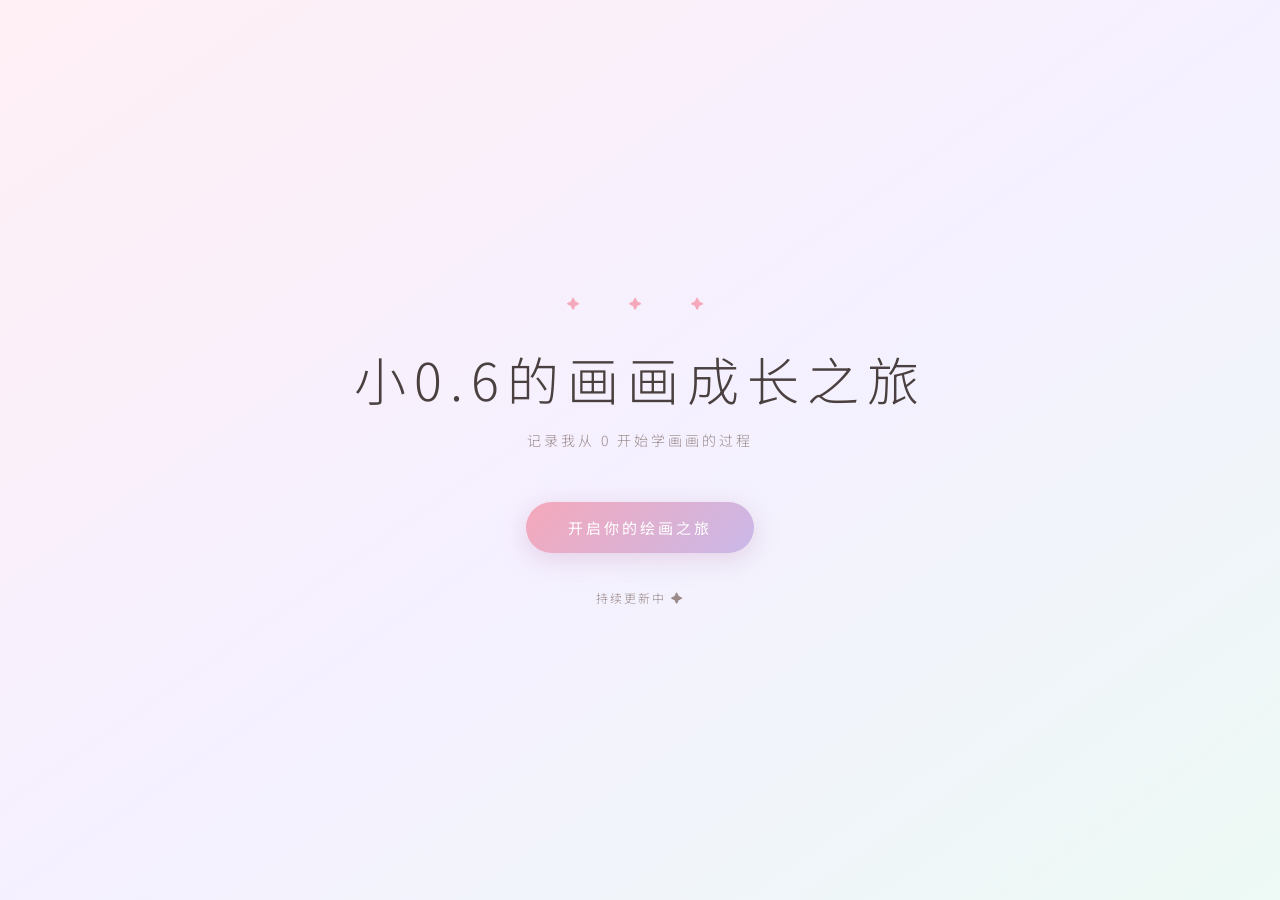
<file: index.html>
<!DOCTYPE html>
<html lang="zh-CN">
<head>
  <meta charset="UTF-8">
  <meta name="viewport" content="width=device-width, initial-scale=1.0">
  <title>学画成长记录</title>
  <link rel="stylesheet" href="style.css">
</head>
<body class="page-landing">

  <div class="landing-wrap">
    <div class="landing-deco">✦ &nbsp; ✦ &nbsp; ✦</div>
    <h1 class="landing-title" id="site-title">学画成长记录</h1>
    <p class="landing-tagline" id="site-tagline">记录我从 0 开始学画画的过程</p>
    <a href="gallery.html" class="landing-btn">开启你的绘画之旅</a>
    <p class="landing-note">持续更新中 ✦</p>
  </div>

  <script>
    fetch('collections.json?t=' + Date.now())
      .then(r => r.json())
      .then(data => {
        document.getElementById('site-title').textContent = data.title;
        document.getElementById('site-tagline').textContent = data.tagline;
        document.title = data.title;
      });
  </script>
</body>
</html>
</file>
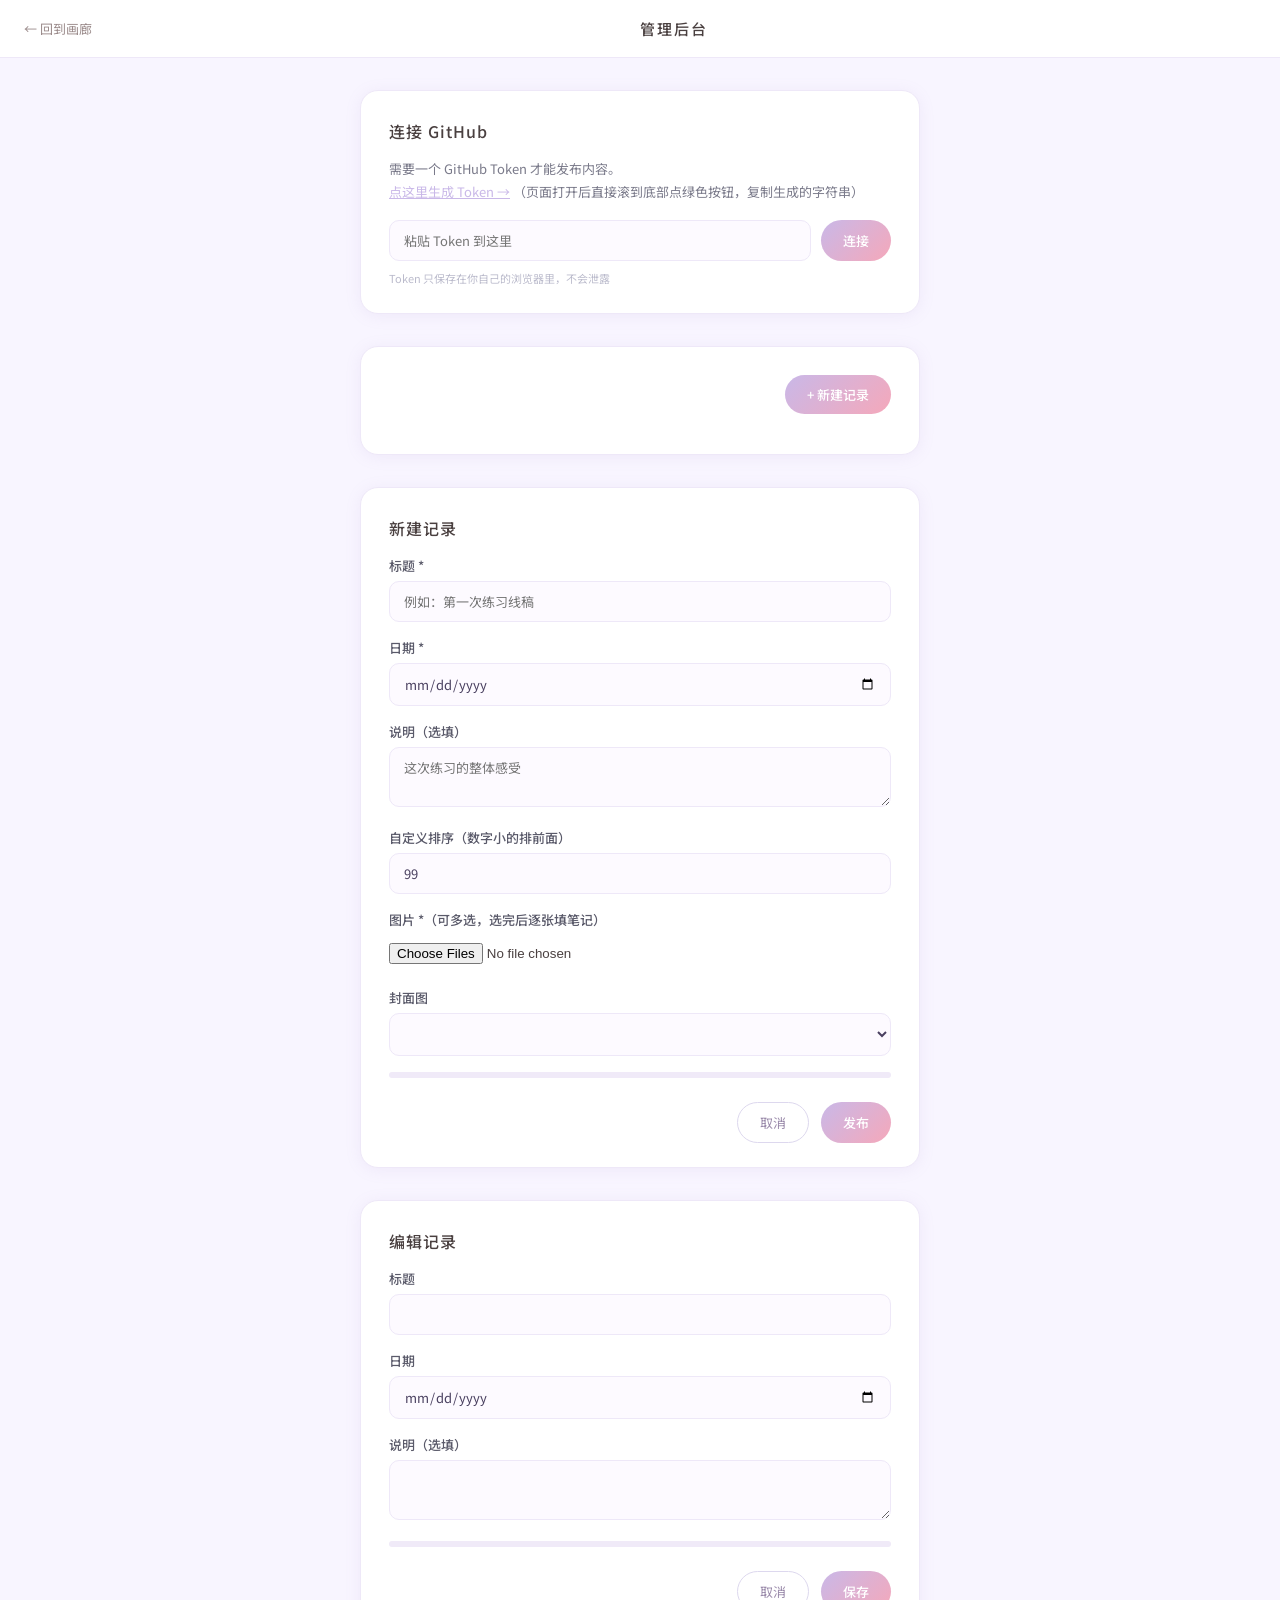
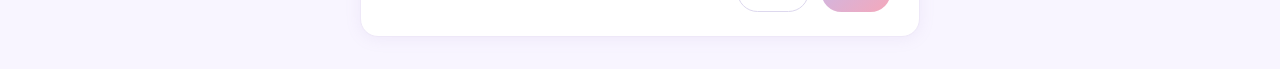
<file: admin.html>
<!DOCTYPE html>
<html lang="zh-CN">
<head>
  <meta charset="UTF-8">
  <meta name="viewport" content="width=device-width, initial-scale=1.0">
  <title>管理后台</title>
  <link rel="stylesheet" href="style.css">
  <link rel="stylesheet" href="admin.css">
</head>
<body class="page-admin">

  <header class="admin-header">
    <a href="gallery.html" class="header-back">← 回到画廊</a>
    <h1>管理后台</h1>
    <span id="github-status"></span>
  </header>

  <!-- 第一步：连接 GitHub -->
  <div id="token-section" class="admin-card">
    <h2>连接 GitHub</h2>
    <p>需要一个 GitHub Token 才能发布内容。<br>
       <a id="token-link" href="#" target="_blank">点这里生成 Token →</a>
       （页面打开后直接滚到底部点绿色按钮，复制生成的字符串）
    </p>
    <div class="token-row">
      <input type="password" id="token-input" placeholder="粘贴 Token 到这里">
      <button id="token-btn" class="btn-primary">连接</button>
    </div>
    <p class="tip">Token 只保存在你自己的浏览器里，不会泄露</p>
  </div>

  <!-- 主界面 -->
  <div id="admin-main" class="hidden">
    <div class="admin-card">
      <div class="main-toolbar">
        <span id="col-count"></span>
        <button id="new-btn" class="btn-primary">+ 新建记录</button>
      </div>
      <div id="col-list"></div>
    </div>
  </div>

  <!-- 新建表单 -->
  <div id="new-form" class="admin-card hidden">
    <h2>新建记录</h2>

    <label>标题 *</label>
    <input type="text" id="f-title" placeholder="例如：第一次练习线稿">

    <label>日期 *</label>
    <input type="date" id="f-date">

    <label>说明（选填）</label>
    <textarea id="f-desc" rows="2" placeholder="这次练习的整体感受"></textarea>

    <label>自定义排序（数字小的排前面）</label>
    <input type="number" id="f-order" value="99" min="1">

    <label>图片 *（可多选，选完后逐张填笔记）</label>
    <input type="file" id="f-images" accept="image/*" multiple>

    <div id="paintings-forms"></div>

    <div id="cover-row" class="hidden">
      <label>封面图</label>
      <select id="f-cover"></select>
    </div>

    <div id="progress-bar" class="progress-bar hidden">
      <div id="progress-fill"></div>
      <span id="progress-text"></span>
    </div>

    <div class="form-actions">
      <button id="form-cancel" class="btn-secondary">取消</button>
      <button id="form-submit" class="btn-primary">发布</button>
    </div>
  </div>

  <!-- 编辑面板 -->
  <div id="edit-panel" class="admin-card hidden">
    <h2>编辑记录</h2>

    <label>标题</label>
    <input type="text" id="e-title">

    <label>日期</label>
    <input type="date" id="e-date">

    <label>说明（选填）</label>
    <textarea id="e-desc" rows="2"></textarea>

    <div id="edit-paintings-list"></div>

    <div id="edit-progress-bar" class="progress-bar hidden">
      <div id="edit-progress-fill"></div>
      <span id="edit-progress-text"></span>
    </div>

    <div class="form-actions">
      <button id="edit-cancel" class="btn-secondary">取消</button>
      <button id="edit-save"   class="btn-primary">保存</button>
    </div>
  </div>

  <script src="admin.js"></script>
</body>
</html>
</file>
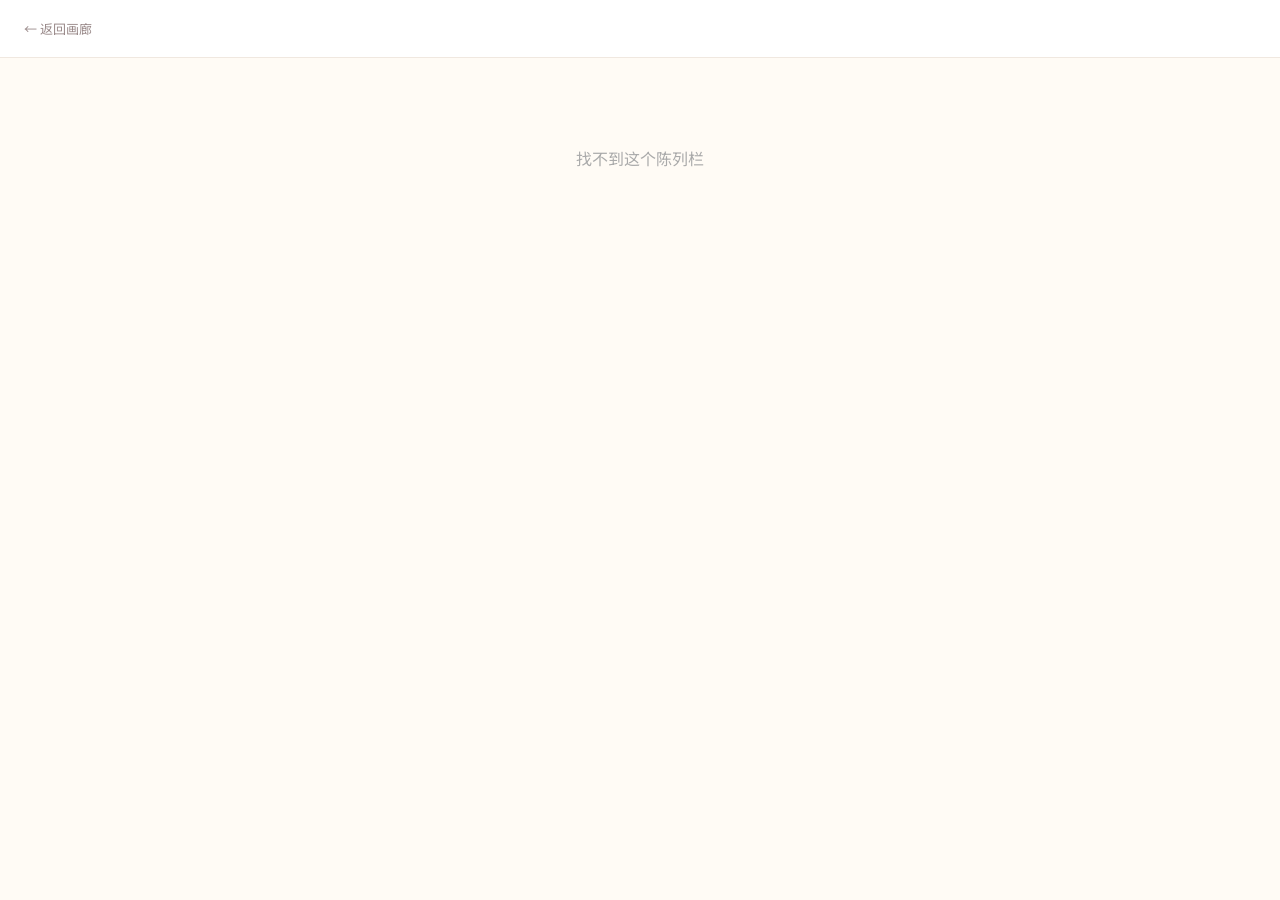
<file: collection.html>
<!DOCTYPE html>
<html lang="zh-CN">
<head>
  <meta charset="UTF-8">
  <meta name="viewport" content="width=device-width, initial-scale=1.0">
  <title>陈列栏</title>
  <link rel="stylesheet" href="style.css">
</head>
<body class="page-collection">

  <header class="collection-header">
    <a href="gallery.html" class="header-back">← 返回画廊</a>
    <div class="collection-header-info">
      <h1 id="col-title"></h1>
      <span id="col-date"></span>
    </div>
  </header>

  <main class="collection-main">
    <p id="col-desc" class="col-desc"></p>
    <div id="images-grid" class="images-grid"></div>
  </main>

  <script src="collection.js"></script>
</body>
</html>
</file>
<file: style.css>
@import url('https://fonts.googleapis.com/css2?family=Noto+Sans+SC:wght@300;400;500&display=swap');

:root {
  --pink:     #F5A8BA;
  --lavender: #C9B8E8;
  --mint:     #98D8C8;
  --cream:    #FFFBF5;
  --white:    #FFFFFF;
  --text:     #4A4040;
  --sub:      #9A8A8A;
  --border:   #F0E8E0;
  --shadow:   rgba(180,140,140,0.13);
}

* { margin: 0; padding: 0; box-sizing: border-box; }

body {
  font-family: 'Noto Sans SC', 'PingFang SC', 'Microsoft YaHei', sans-serif;
  color: var(--text);
  background: var(--cream);
  min-height: 100vh;
}

/* ══════════════════════════════
   进入页
══════════════════════════════ */

.page-landing {
  background: linear-gradient(145deg, #FFF0F5 0%, #F5F0FF 50%, #EDFAF5 100%);
  display: flex;
  align-items: center;
  justify-content: center;
}

.landing-wrap {
  text-align: center;
  padding: 40px 24px;
  animation: fadeIn 1s ease both;
}

.landing-deco {
  color: var(--pink);
  font-size: 13px;
  letter-spacing: 10px;
  margin-bottom: 28px;
}

.landing-title {
  font-size: clamp(30px, 6vw, 52px);
  font-weight: 300;
  letter-spacing: 8px;
  color: var(--text);
  margin-bottom: 14px;
}

.landing-tagline {
  font-size: 14px;
  font-weight: 300;
  color: var(--sub);
  letter-spacing: 3px;
  margin-bottom: 52px;
}

.landing-btn {
  display: inline-block;
  padding: 15px 42px;
  background: linear-gradient(135deg, var(--pink), var(--lavender));
  color: white;
  text-decoration: none;
  border-radius: 50px;
  font-size: 15px;
  font-weight: 400;
  letter-spacing: 3px;
  box-shadow: 0 6px 24px rgba(200,150,190,0.35);
  transition: transform 0.25s, box-shadow 0.25s;
}

.landing-btn:hover {
  transform: translateY(-4px);
  box-shadow: 0 12px 32px rgba(200,150,190,0.45);
}

.landing-note {
  margin-top: 36px;
  font-size: 12px;
  font-weight: 300;
  color: var(--sub);
  letter-spacing: 2px;
}

/* ══════════════════════════════
   通用 header
══════════════════════════════ */

.gallery-header,
.collection-header {
  display: flex;
  align-items: center;
  padding: 0 24px;
  height: 58px;
  background: var(--white);
  border-bottom: 1px solid var(--border);
  position: sticky;
  top: 0;
  z-index: 10;
  gap: 16px;
}

.header-back {
  font-size: 13px;
  color: var(--sub);
  text-decoration: none;
  white-space: nowrap;
  transition: color 0.2s;
}
.header-back:hover { color: var(--text); }

.header-title {
  font-size: 15px;
  font-weight: 500;
  letter-spacing: 2px;
  flex: 1;
  text-align: center;
}

/* ══════════════════════════════
   排序按钮
══════════════════════════════ */

.sort-controls {
  display: flex;
  gap: 6px;
  white-space: nowrap;
}

.sort-btn {
  padding: 5px 12px;
  border: 1px solid var(--border);
  border-radius: 20px;
  background: transparent;
  font-size: 12px;
  color: var(--sub);
  cursor: pointer;
  font-family: inherit;
  transition: all 0.2s;
}

.sort-btn.active,
.sort-btn:hover {
  background: var(--pink);
  border-color: var(--pink);
  color: white;
}

/* ══════════════════════════════
   画廊主体
══════════════════════════════ */

.gallery-main {
  max-width: 1100px;
  margin: 0 auto;
  padding: 36px 24px 60px;
}

#archive-section { margin-top: 48px; }

.section-label {
  font-size: 13px;
  font-weight: 500;
  color: var(--sub);
  letter-spacing: 3px;
  margin-bottom: 18px;
}

/* ══════════════════════════════
   陈列栏卡片
══════════════════════════════ */

.cards-grid,
.cards-featured {
  display: grid;
  grid-template-columns: repeat(3, 1fr);
  gap: 20px;
}

.collection-card {
  display: block;
  text-decoration: none;
  background: var(--white);
  border-radius: 16px;
  overflow: hidden;
  border: 1px solid var(--border);
  box-shadow: 0 2px 12px var(--shadow);
  transition: transform 0.25s, box-shadow 0.25s;
  animation: fadeUp 0.45s ease both;
  color: var(--text);
}

.collection-card:hover {
  transform: translateY(-5px);
  box-shadow: 0 10px 28px var(--shadow);
}

.card-cover {
  position: relative;
  width: 100%;
  aspect-ratio: 4 / 3;
  overflow: hidden;
  background: linear-gradient(135deg, #FFF0F5, #F0ECFF);
}

.card-cover img {
  width: 100%; height: 100%;
  object-fit: contain;
  display: block;
  transition: transform 0.35s;
  padding: 4px;
}

.collection-card:hover .card-cover img {
  transform: scale(1.05);
}

.card-cover-placeholder {
  display: flex;
  align-items: center;
  justify-content: center;
  font-size: 48px;
  opacity: 0.4;
}

.card-count {
  position: absolute;
  bottom: 8px; right: 10px;
  background: rgba(0,0,0,0.38);
  color: white;
  font-size: 11px;
  padding: 2px 8px;
  border-radius: 10px;
  backdrop-filter: blur(4px);
}

.card-info {
  padding: 14px 16px 16px;
}

.card-title {
  font-size: 14px;
  font-weight: 500;
  margin-bottom: 5px;
  line-height: 1.4;
}

.card-date {
  font-size: 12px;
  font-weight: 300;
  color: var(--sub);
}

/* ══════════════════════════════
   空状态
══════════════════════════════ */

.empty-state {
  text-align: center;
  padding: 80px 24px;
}
.empty-state.hidden { display: none; }

.empty-icon {
  font-size: 60px;
  margin-bottom: 18px;
  animation: float 3s ease-in-out infinite;
}

.empty-state h2 {
  font-size: 20px;
  font-weight: 400;
  margin-bottom: 10px;
}

.empty-state p {
  font-size: 13px;
  font-weight: 300;
  color: var(--sub);
}

/* ══════════════════════════════
   陈列栏详情页
══════════════════════════════ */

.collection-header-info {
  flex: 1;
  text-align: center;
}

.collection-header-info h1 {
  font-size: 15px;
  font-weight: 500;
  letter-spacing: 1px;
}

.collection-header-info span {
  font-size: 12px;
  color: var(--sub);
}

.collection-main {
  max-width: 1000px;
  margin: 0 auto;
  padding: 28px 24px 60px;
}

.col-desc {
  font-size: 14px;
  font-weight: 300;
  color: var(--sub);
  line-height: 1.8;
  margin-bottom: 24px;
  text-align: center;
}

.images-grid {
  display: grid;
  grid-template-columns: repeat(auto-fill, minmax(220px, 1fr));
  gap: 16px;
}

.image-item {
  border-radius: 12px;
  overflow: hidden;
  aspect-ratio: 1 / 1;
  background: linear-gradient(135deg, #FFF0F5, #F0ECFF);
  cursor: pointer;
  animation: fadeUp 0.4s ease both;
  box-shadow: 0 2px 10px var(--shadow);
  transition: transform 0.25s, box-shadow 0.25s;
}

.image-item:hover {
  transform: translateY(-4px);
  box-shadow: 0 8px 24px var(--shadow);
}

.image-item img {
  width: 100%; height: 100%;
  object-fit: cover;
  display: block;
  transition: transform 0.35s;
}

.image-item:hover img { transform: scale(1.04); }

/* ══════════════════════════════
   灯箱
══════════════════════════════ */

.lightbox {
  position: fixed;
  inset: 0;
  z-index: 100;
  display: flex;
  align-items: center;
  justify-content: center;
}

.lightbox.hidden { display: none; }

.lb-overlay {
  position: absolute;
  inset: 0;
  background: rgba(30,20,30,0.88);
  backdrop-filter: blur(6px);
}

#lb-img {
  position: relative;
  z-index: 1;
  max-width: 90vw;
  max-height: 88vh;
  border-radius: 10px;
  box-shadow: 0 20px 60px rgba(0,0,0,0.5);
  object-fit: contain;
}

.lb-close, .lb-prev, .lb-next {
  position: absolute;
  z-index: 2;
  background: rgba(255,255,255,0.15);
  border: none;
  color: white;
  cursor: pointer;
  border-radius: 50%;
  width: 42px; height: 42px;
  font-size: 20px;
  display: flex; align-items: center; justify-content: center;
  transition: background 0.2s;
  backdrop-filter: blur(4px);
}

.lb-close:hover, .lb-prev:hover, .lb-next:hover {
  background: rgba(255,255,255,0.28);
}

.lb-close { top: 20px; right: 20px; font-size: 16px; }
.lb-prev  { left: 16px; top: 50%; transform: translateY(-50%); }
.lb-next  { right: 16px; top: 50%; transform: translateY(-50%); }

/* ══════════════════════════════
   动画
══════════════════════════════ */

@keyframes fadeIn {
  from { opacity: 0; }
  to   { opacity: 1; }
}

@keyframes fadeUp {
  from { opacity: 0; transform: translateY(14px); }
  to   { opacity: 1; transform: translateY(0); }
}

@keyframes float {
  0%, 100% { transform: translateY(0); }
  50%       { transform: translateY(-10px); }
}

/* ══════════════════════════════
   响应式
══════════════════════════════ */

@media (max-width: 768px) {
  .cards-grid,
  .cards-featured {
    grid-template-columns: repeat(2, 1fr);
    gap: 12px;
  }
}

@media (max-width: 480px) {
  .gallery-main,
  .collection-main { padding: 20px 14px 48px; }

  .cards-grid,
  .cards-featured {
    grid-template-columns: repeat(2, 1fr);
    gap: 10px;
  }

  .images-grid {
    grid-template-columns: repeat(2, 1fr);
    gap: 10px;
  }

  .header-title { font-size: 13px; }
}

/* ══════════════════════════════
   画廊网格
══════════════════════════════ */

.gallery-grid {
  display: grid;
  grid-template-columns: repeat(3, 1fr);
  gap: 16px;
}

.painting-card {
  display: block;
  text-decoration: none;
  background: white;
  border-radius: 14px;
  overflow: hidden;
  border: 1px solid var(--border);
  box-shadow: 0 2px 10px var(--shadow);
  transition: transform 0.22s, box-shadow 0.22s;
  color: var(--text);
  animation: fadeUp 0.4s ease both;
}

.painting-card:hover {
  transform: translateY(-4px);
  box-shadow: 0 10px 24px var(--shadow);
}

.painting-card-img {
  width: 100%;
  aspect-ratio: 3 / 4;
  background: linear-gradient(135deg, #FFF0F5, #F0ECFF);
  display: flex;
  align-items: center;
  justify-content: center;
  overflow: hidden;
}

.painting-card-img img {
  width: 100%;
  height: 100%;
  object-fit: contain;
  display: block;
}

.painting-card-info {
  padding: 10px 12px 12px;
}

.painting-card-title {
  font-size: 13px;
  font-weight: 500;
  margin-bottom: 3px;
  white-space: nowrap;
  overflow: hidden;
  text-overflow: ellipsis;
}

.painting-card-date {
  font-size: 11px;
  color: var(--sub);
}

@media (max-width: 768px) {
  .gallery-grid { grid-template-columns: repeat(2, 1fr); gap: 10px; }
}

/* ══════════════════════════════
   统计 + 成长对比
══════════════════════════════ */

.stats-bar {
  text-align: center;
  font-size: 13px;
  color: var(--sub);
  letter-spacing: 2px;
  margin-bottom: 32px;
}

.stats-sep { margin: 0 10px; color: var(--border); }

.compare-wrap {
  display: flex;
  align-items: stretch;
  gap: 16px;
  margin-bottom: 48px;
}

.compare-arrow {
  font-size: 22px;
  color: var(--lavender);
  display: flex;
  align-items: center;
  flex-shrink: 0;
}

.compare-inner {
  display: block;
  flex: 1;
  text-decoration: none;
  background: white;
  border-radius: 14px;
  overflow: hidden;
  border: 1px solid var(--border);
  box-shadow: 0 2px 10px var(--shadow);
  transition: transform 0.22s, box-shadow 0.22s;
  color: var(--text);
}

.compare-inner:hover {
  transform: translateY(-4px);
  box-shadow: 0 10px 26px var(--shadow);
}

.compare-tag {
  padding: 5px 14px;
  background: linear-gradient(135deg, var(--lavender), var(--pink));
  color: white;
  font-size: 11px;
  letter-spacing: 2px;
}

.compare-inner img {
  width: 100%;
  aspect-ratio: 4 / 3;
  object-fit: cover;
  display: block;
}

.compare-info { padding: 10px 14px 14px; }

.compare-title {
  font-size: 13px;
  font-weight: 500;
  margin-bottom: 3px;
}

.compare-date { font-size: 11px; color: var(--sub); }

@media (max-width: 480px) {
  .compare-wrap  { flex-direction: column; }
  .compare-arrow { justify-content: center; transform: rotate(90deg); }
}

/* ══════════════════════════════
   标签筛选（画廊）
══════════════════════════════ */

.tag-filter-row {
  display: flex;
  flex-wrap: wrap;
  gap: 8px;
  margin-bottom: 28px;
}

.tag-filter-btn {
  padding: 6px 16px;
  border: 1px solid var(--border);
  border-radius: 20px;
  background: transparent;
  font-size: 12px;
  color: var(--sub);
  cursor: pointer;
  font-family: inherit;
  transition: all 0.2s;
}

.tag-filter-btn:hover {
  background: var(--lavender);
  border-color: var(--lavender);
  color: white;
}

.tag-filter-btn.active {
  background: var(--lavender);
  border-color: var(--lavender);
  color: white;
}

/* 标签芯片（笔记页）*/

.note-tags {
  display: flex;
  flex-wrap: wrap;
  gap: 6px;
}

.tag-chip {
  display: inline-block;
  padding: 3px 12px;
  background: linear-gradient(135deg, #EEE8F8, #FDE8EF);
  color: var(--lavender);
  border-radius: 12px;
  font-size: 12px;
  font-weight: 500;
  letter-spacing: 1px;
}

/* ══════════════════════════════
   画作详情页
══════════════════════════════ */

.painting-main {
  max-width: 600px;
  margin: 0 auto;
  padding: 36px 24px 60px;
}

.painting-image-wrap {
  text-align: center;
  margin-bottom: 36px;
}

.painting-img {
  max-width: 100%;
  max-height: 400px;
  object-fit: contain;
  border-radius: 12px;
  box-shadow: 0 4px 20px var(--shadow);
  cursor: zoom-in;
  transition: transform 0.2s;
}

.painting-img:hover { transform: scale(1.01); }

.painting-img-hint {
  font-size: 11px;
  color: var(--sub);
  margin-top: 8px;
  letter-spacing: 1px;
}

.painting-notes {
  background: white;
  border-radius: 16px;
  border: 1px solid var(--border);
  overflow: hidden;
}

.note-row {
  display: flex;
  align-items: baseline;
  gap: 16px;
  padding: 14px 20px;
  border-bottom: 1px solid var(--border);
}

.note-row:last-child { border-bottom: none; }

.note-block { align-items: flex-start; flex-direction: column; gap: 6px; }

.note-label {
  font-size: 11px;
  font-weight: 500;
  color: var(--lavender);
  letter-spacing: 2px;
  white-space: nowrap;
  flex-shrink: 0;
}

.note-block .note-label { margin-bottom: 2px; }

.note-value {
  font-size: 14px;
  font-weight: 300;
  color: var(--text);
  line-height: 1.7;
}

/* 画作详情页的小窗灯箱 */
.page-painting .lightbox {
  align-items: center;
  justify-content: center;
}

.lb-card {
  position: relative;
  z-index: 1;
  background: white;
  border-radius: 18px;
  padding: 12px;
  box-shadow: 0 24px 64px rgba(0,0,0,0.45);
  max-width: min(86vw, 900px);
  animation: popIn 0.22s cubic-bezier(0.34, 1.56, 0.64, 1) both;
}

.lb-card #lb-img {
  position: static;
  max-width: 100%;
  max-height: 83vh;
  border-radius: 10px;
  box-shadow: none;
  display: block;
}

@media (max-width: 480px) {
  .lb-card {
    max-width: 95vw;
    padding: 6px;
  }
}

.lb-card .lb-close {
  position: absolute;
  top: -14px;
  right: -14px;
  width: 32px;
  height: 32px;
  font-size: 14px;
  background: white;
  color: var(--sub);
  border: 1px solid var(--border);
  backdrop-filter: none;
}

.lb-card .lb-close:hover { background: #FFF0F5; color: var(--text); }

@keyframes popIn {
  from { opacity: 0; transform: scale(0.82); }
  to   { opacity: 1; transform: scale(1); }
}
</file>
<file: admin.css>
.page-admin {
  background: #F8F5FF;
  min-height: 100vh;
}

.admin-header {
  display: flex;
  align-items: center;
  gap: 16px;
  padding: 0 24px;
  height: 58px;
  background: white;
  border-bottom: 1px solid #EEE8F8;
  position: sticky;
  top: 0;
  z-index: 10;
}

.admin-header h1 {
  flex: 1;
  font-size: 15px;
  font-weight: 500;
  letter-spacing: 2px;
  text-align: center;
}

#github-status {
  font-size: 12px;
  color: #98D8C8;
  white-space: nowrap;
}

.admin-card {
  max-width: 560px;
  margin: 32px auto;
  background: white;
  border-radius: 18px;
  padding: 28px 28px 24px;
  box-shadow: 0 2px 16px rgba(160,130,200,0.10);
  border: 1px solid #EEE8F8;
}

.admin-card h2 {
  font-size: 16px;
  font-weight: 500;
  margin-bottom: 14px;
  letter-spacing: 1px;
}

.admin-card p {
  font-size: 13px;
  color: #7A7A8A;
  line-height: 1.8;
  margin-bottom: 16px;
}

.admin-card a {
  color: #C9B8E8;
}

.tip {
  font-size: 11px !important;
  color: #BBBBCC !important;
  margin-top: 8px !important;
  margin-bottom: 0 !important;
}

.token-row {
  display: flex;
  gap: 10px;
}

.admin-card label {
  display: block;
  font-size: 13px;
  font-weight: 500;
  color: #5A5A6A;
  margin: 16px 0 6px;
}

.admin-card input[type="text"],
.admin-card input[type="date"],
.admin-card input[type="number"],
.admin-card input[type="password"],
.admin-card textarea,
.admin-card select {
  width: 100%;
  padding: 10px 14px;
  border: 1px solid #EEE8F8;
  border-radius: 10px;
  font-size: 13px;
  font-family: inherit;
  color: #4A4060;
  background: #FDFAFF;
  outline: none;
  transition: border-color 0.2s;
}

.admin-card input:focus,
.admin-card textarea:focus,
.admin-card select:focus {
  border-color: #C9B8E8;
}

.admin-card textarea { resize: vertical; }

.admin-card input[type="file"] {
  padding: 8px 0;
  border: none;
  background: transparent;
  cursor: pointer;
}

.btn-primary {
  padding: 10px 22px;
  background: linear-gradient(135deg, #C9B8E8, #F5A8BA);
  color: white;
  border: none;
  border-radius: 24px;
  font-size: 13px;
  font-family: inherit;
  cursor: pointer;
  font-weight: 500;
  transition: opacity 0.2s, transform 0.2s;
  white-space: nowrap;
}

.btn-primary:hover { opacity: 0.85; transform: translateY(-1px); }
.btn-primary:disabled { opacity: 0.5; cursor: not-allowed; transform: none; }

.btn-secondary {
  padding: 10px 22px;
  background: transparent;
  color: #9A8AAA;
  border: 1px solid #DDD8EE;
  border-radius: 24px;
  font-size: 13px;
  font-family: inherit;
  cursor: pointer;
  transition: background 0.2s;
}
.btn-secondary:hover { background: #F8F5FF; }

.main-toolbar {
  display: flex;
  align-items: center;
  justify-content: space-between;
  margin-bottom: 16px;
}

#col-count {
  font-size: 13px;
  color: #9A8AAA;
}

.col-row {
  display: flex;
  align-items: center;
  justify-content: space-between;
  padding: 12px 0;
  border-bottom: 1px solid #F0EAF8;
}
.col-row:last-child { border-bottom: none; }

.row-info { display: flex; flex-direction: column; gap: 3px; }

.row-title {
  font-size: 14px;
  font-weight: 500;
  color: #4A4060;
}

.row-meta {
  font-size: 12px;
  color: #AAAACC;
}

.row-actions { display: flex; gap: 8px; }

.btn-edit {
  padding: 5px 14px;
  background: transparent;
  color: #C9B8E8;
  border: 1px solid #C9B8E8;
  border-radius: 16px;
  font-size: 12px;
  font-family: inherit;
  cursor: pointer;
  transition: all 0.2s;
  white-space: nowrap;
}
.btn-edit:hover { background: #F8F5FF; }

.btn-delete {
  padding: 5px 14px;
  background: transparent;
  color: #F5A8BA;
  border: 1px solid #F5A8BA;
  border-radius: 16px;
  font-size: 12px;
  font-family: inherit;
  cursor: pointer;
  transition: all 0.2s;
  white-space: nowrap;
}
.btn-delete:hover { background: #FFF0F5; }

/* 每张画的笔记卡片 */
.pf-card {
  display: flex;
  gap: 14px;
  align-items: flex-start;
  padding: 14px 0;
  border-bottom: 1px solid #F0EAF8;
}
.pf-card:last-child { border-bottom: none; }

.pf-thumb {
  width: 80px;
  height: 80px;
  object-fit: cover;
  border-radius: 10px;
  border: 2px solid #EEE8F8;
  flex-shrink: 0;
}

.pf-fields {
  flex: 1;
  display: flex;
  flex-direction: column;
  gap: 8px;
}

.pf-fields input,
.pf-fields textarea {
  width: 100%;
  padding: 8px 12px;
  border: 1px solid #EEE8F8;
  border-radius: 8px;
  font-size: 12px;
  font-family: inherit;
  color: #4A4060;
  background: #FDFAFF;
  outline: none;
  transition: border-color 0.2s;
}

.pf-fields input:focus,
.pf-fields textarea:focus { border-color: #C9B8E8; }

.pf-fields textarea { resize: vertical; }

.pf-tag-row {
  display: flex;
  flex-direction: column;
  gap: 6px;
}

.pf-tag-picks {
  display: flex;
  flex-wrap: wrap;
  gap: 6px;
}

.tag-pick {
  padding: 4px 12px;
  border: 1px solid #DDD8EE;
  border-radius: 14px;
  background: transparent;
  color: #9A8AAA;
  font-size: 12px;
  font-family: inherit;
  cursor: pointer;
  transition: all 0.18s;
}

.tag-pick:hover  { border-color: #C9B8E8; color: #C9B8E8; }
.tag-pick.active { background: #C9B8E8; border-color: #C9B8E8; color: white; }

.pf-tag-input {
  width: 100%;
  padding: 7px 12px;
  border: 1px solid #EEE8F8;
  border-radius: 8px;
  font-size: 12px;
  font-family: inherit;
  color: #4A4060;
  background: #FDFAFF;
  outline: none;
}

.pf-tag-input:focus { border-color: #C9B8E8; }

.empty-tip {
  text-align: center;
  color: #BBBBCC;
  font-size: 13px;
  padding: 20px 0 4px;
}

#preview-area {
  display: flex;
  flex-wrap: wrap;
  gap: 8px;
  margin-top: 10px;
}

.preview-img {
  width: 72px;
  height: 72px;
  object-fit: cover;
  border-radius: 8px;
  border: 2px solid #EEE8F8;
}

.progress-bar {
  margin-top: 16px;
  background: #F0EAF8;
  border-radius: 8px;
  height: 6px;
  position: relative;
  overflow: hidden;
}

.progress-bar #progress-fill {
  height: 100%;
  background: linear-gradient(90deg, #C9B8E8, #F5A8BA);
  border-radius: 8px;
  width: 0%;
  transition: width 0.4s;
}

#progress-text {
  display: block;
  font-size: 12px;
  color: #9A8AAA;
  margin-top: 8px;
}

.form-actions {
  display: flex;
  gap: 12px;
  justify-content: flex-end;
  margin-top: 24px;
}

#cover-row { margin-top: 4px; }

@media (max-width: 480px) {
  .admin-card { margin: 16px; padding: 20px 18px; }
}
</file>
